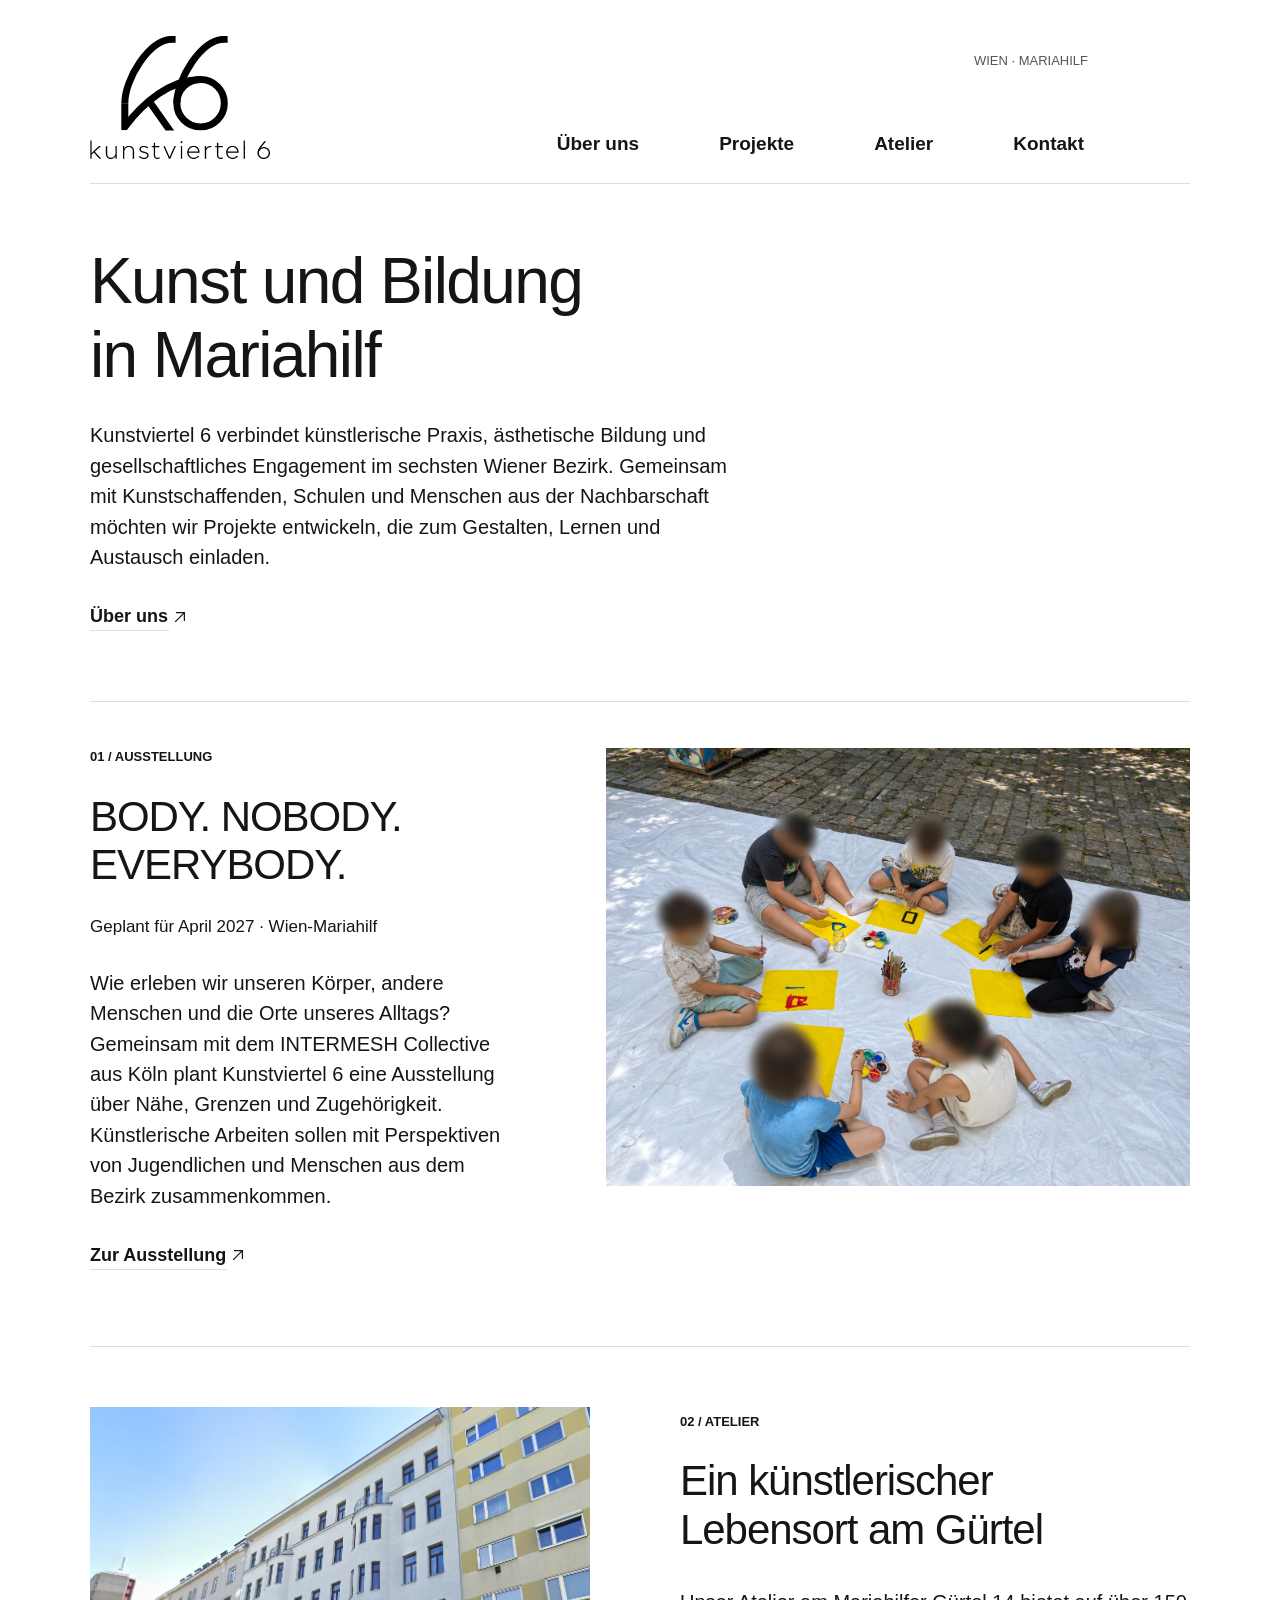
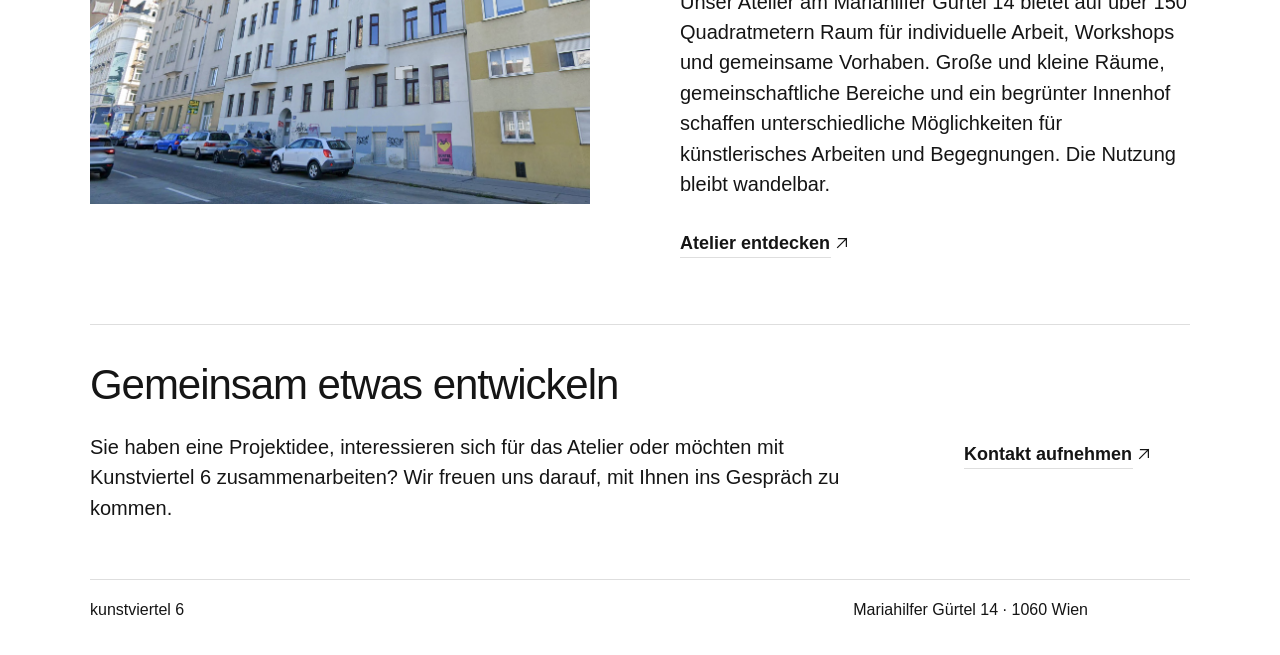
<file: index.html>
<!doctype html>
<html lang="de">
<head>
  <meta charset="utf-8">
  <meta name="viewport" content="width=device-width, initial-scale=1">
  <meta name="description" content="Kunstviertel 6 verbindet künstlerische Praxis, ästhetische Bildung und gesellschaftliches Engagement im sechsten Wiener Bezirk. Gemeinsam mit Kunstschaffenden, Schulen und Menschen aus der Nachbarschaft möchten wir Projekte entwickeln, die zum Gestalten, Lernen und Austausch einladen.">
  <title>Kunst und Bildung in Mariahilf · Kunstviertel 6</title>
  <link rel="icon" href="assets/graphics/logo.svg" type="image/svg+xml">
  <link rel="stylesheet" href="assets/css/style.css">
  <script src="assets/js/menu.js" defer></script>
</head>
<body>
  <a class="skip-link" href="#inhalt">Zum Inhalt</a>
  <div class="site-shell">
    <header class="site-header">
      <a class="brand" href="index.html" aria-label="Kunstviertel 6 – Startseite"><span class="brand-crop"><img src="assets/graphics/logo.svg" alt="kunstviertel 6" width="1536" height="1024"></span></a>
      <p class="location">Wien · Mariahilf</p>
      <button class="menu-toggle" type="button" aria-expanded="false" aria-controls="hauptnavigation"><span>Menü</span><span class="menu-icon" aria-hidden="true"><i></i><i></i><i></i></span></button>
      <nav class="main-nav" id="hauptnavigation" aria-label="Hauptnavigation"><a href="ueber-uns.html">Über uns</a><a href="projekte.html">Projekte</a><a href="atelier.html">Atelier</a><a href="kontakt.html">Kontakt</a></nav>
    </header>
    <main id="inhalt" tabindex="-1">
<section class="home-intro" aria-labelledby="starttitel">
  <div class="intro-copy"><h1 id="starttitel">Kunst und Bildung<br>in Mariahilf</h1><p>Kunstviertel 6 verbindet künstlerische Praxis, ästhetische Bildung und gesellschaftliches Engagement im sechsten Wiener Bezirk. Gemeinsam mit Kunstschaffenden, Schulen und Menschen aus der Nachbarschaft möchten wir Projekte entwickeln, die zum Gestalten, Lernen und Austausch einladen.</p><a class="text-link" href="ueber-uns.html">Über uns<span aria-hidden="true"> <svg class="link-arrow" xmlns="http://www.w3.org/2000/svg" width="14" height="14" viewBox="0 0 16 16" fill="none" stroke="currentColor" stroke-width="1.4" stroke-linecap="square" stroke-linejoin="miter" aria-hidden="true" focusable="false"><path d="M3 13 13 3M4 3h9v9"/></svg></span></a></div><picture class="wave" aria-hidden="true"><source media="(max-width: 700px)" srcset="assets/graphics/halbtonwelle-flach.svg"><img src="assets/graphics/halbtonwelle.svg" alt="" width="500" height="300"></picture>
</section>
<section class="home-feature exhibition" aria-labelledby="ausstellung-titel">
  <div class="feature-heading"><p class="eyebrow">01 / Ausstellung</p><h2 id="ausstellung-titel">BODY. NOBODY.<br>EVERYBODY.</h2><p class="meta">Geplant für April 2027 · Wien-Mariahilf</p></div>
  <img class="feature-image" src="assets/images/body-nobody-everybody.png" alt="Sieben Kinder gestalten gemeinsam auf einer weißen Unterlage im Freien. Ihre Gesichter sind unkenntlich gemacht." width="1448" height="1086" loading="eager" decoding="async">
  <div class="feature-copy"><p>Wie erleben wir unseren Körper, andere Menschen und die Orte unseres Alltags? Gemeinsam mit dem INTERMESH Collective aus Köln plant Kunstviertel 6 eine Ausstellung über Nähe, Grenzen und Zugehörigkeit. Künstlerische Arbeiten sollen mit Perspektiven von Jugendlichen und Menschen aus dem Bezirk zusammenkommen.</p><a class="text-link" href="projekte.html#body-nobody-everybody">Zur Ausstellung<span aria-hidden="true"> <svg class="link-arrow" xmlns="http://www.w3.org/2000/svg" width="14" height="14" viewBox="0 0 16 16" fill="none" stroke="currentColor" stroke-width="1.4" stroke-linecap="square" stroke-linejoin="miter" aria-hidden="true" focusable="false"><path d="M3 13 13 3M4 3h9v9"/></svg></span></a></div>
</section>
<section class="home-feature studio" aria-labelledby="atelier-titel">
  <div class="feature-heading"><p class="eyebrow">02 / Atelier</p><h2 id="atelier-titel">Ein künstlerischer<br>Lebensort am Gürtel</h2></div>
  <img class="feature-image" src="assets/images/atelier.png" alt="Straßenansicht des Gebäudes am Mariahilfer Gürtel 14 in Wien." width="1007" height="799" loading="lazy" decoding="async">
  <div class="feature-copy"><p>Unser Atelier am Mariahilfer Gürtel 14 bietet auf über 150 Quadratmetern Raum für individuelle Arbeit, Workshops und gemeinsame Vorhaben. Große und kleine Räume, gemeinschaftliche Bereiche und ein begrünter Innenhof schaffen unterschiedliche Möglichkeiten für künstlerisches Arbeiten und Begegnungen. Die Nutzung bleibt wandelbar.</p><a class="text-link" href="atelier.html">Atelier entdecken<span aria-hidden="true"> <svg class="link-arrow" xmlns="http://www.w3.org/2000/svg" width="14" height="14" viewBox="0 0 16 16" fill="none" stroke="currentColor" stroke-width="1.4" stroke-linecap="square" stroke-linejoin="miter" aria-hidden="true" focusable="false"><path d="M3 13 13 3M4 3h9v9"/></svg></span></a></div>
</section>
<section class="home-contact" aria-labelledby="kontakt-titel"><div><h2 id="kontakt-titel">Gemeinsam etwas entwickeln</h2><p>Sie haben eine Projektidee, interessieren sich für das Atelier oder möchten mit Kunstviertel 6 zusammenarbeiten? Wir freuen uns darauf, mit Ihnen ins Gespräch zu kommen.</p></div><a class="text-link" href="kontakt.html">Kontakt aufnehmen<span aria-hidden="true"> <svg class="link-arrow" xmlns="http://www.w3.org/2000/svg" width="14" height="14" viewBox="0 0 16 16" fill="none" stroke="currentColor" stroke-width="1.4" stroke-linecap="square" stroke-linejoin="miter" aria-hidden="true" focusable="false"><path d="M3 13 13 3M4 3h9v9"/></svg></span></a></section>
</main>
    <footer class="site-footer"><a href="index.html">kunstviertel 6</a><span>Mariahilfer Gürtel 14 · 1060 Wien</span></footer>
  </div>
</body>
</html>
</file>
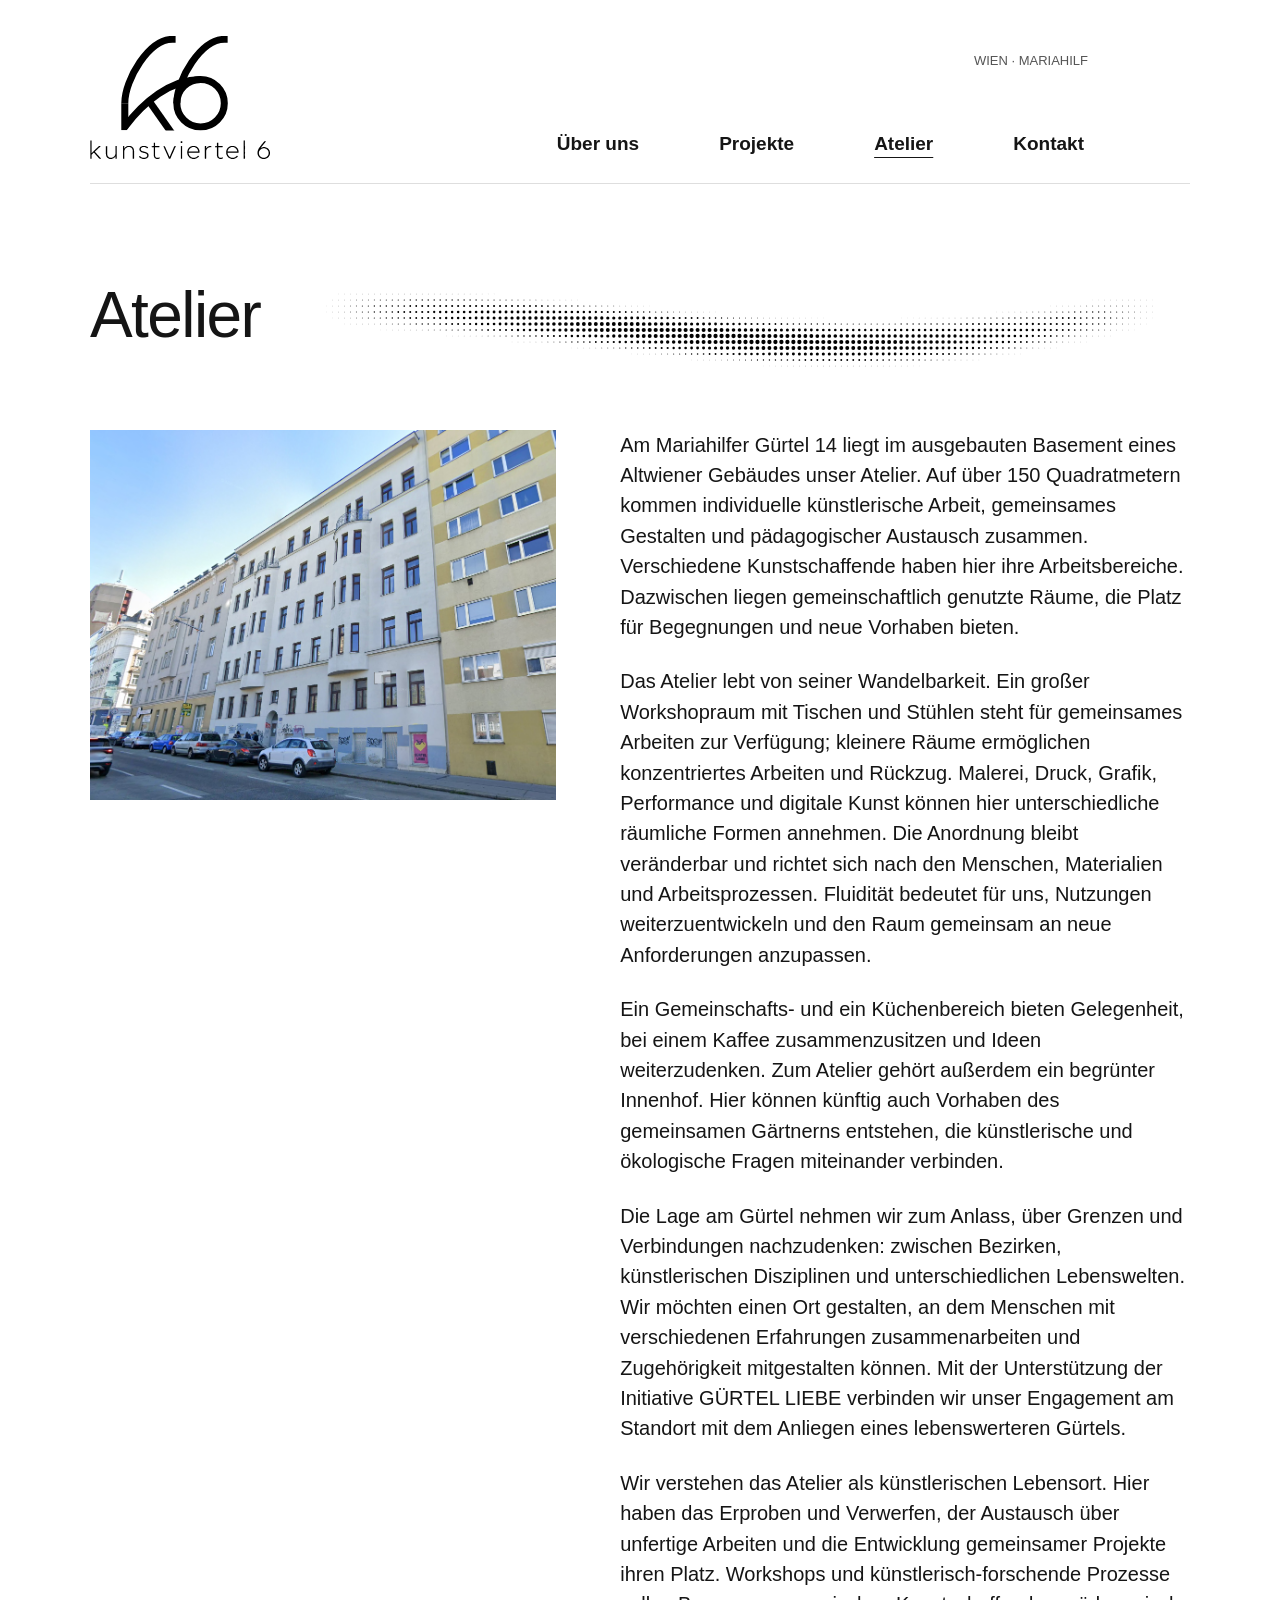
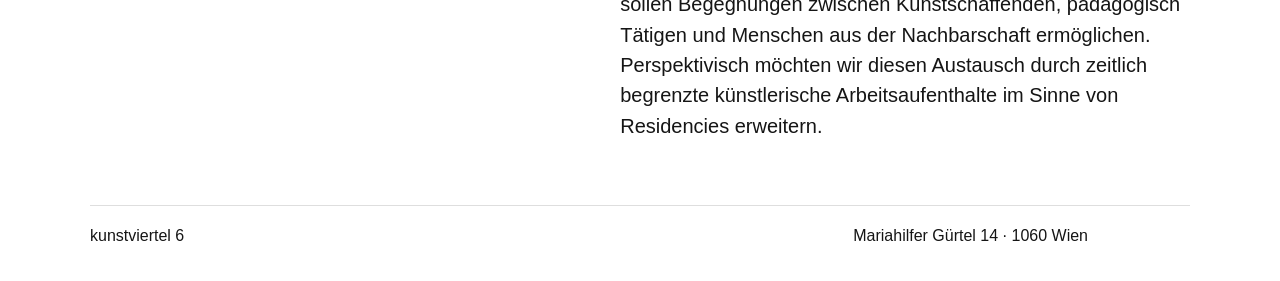
<file: atelier.html>
<!doctype html>
<html lang="de">
<head>
  <meta charset="utf-8">
  <meta name="viewport" content="width=device-width, initial-scale=1">
  <meta name="description" content="Am Mariahilfer Gürtel 14 liegt im ausgebauten Basement eines Altwiener Gebäudes unser Atelier. Auf über 150 Quadratmetern kommen individuelle künstlerische Arbeit, gemeinsames Gestalten und pädagogischer Austausch zusammen. Verschiedene Kunstschaffende haben hier ihre Arbeitsbereiche. Dazwischen liegen gemeinschaftlich genutzte Räume, die Platz für Begegnungen und neue Vorhaben bieten.">
  <title>Atelier · Kunstviertel 6</title>
  <link rel="icon" href="assets/graphics/logo.svg" type="image/svg+xml">
  <link rel="stylesheet" href="assets/css/style.css">
  <script src="assets/js/menu.js" defer></script>
</head>
<body>
  <a class="skip-link" href="#inhalt">Zum Inhalt</a>
  <div class="site-shell">
    <header class="site-header">
      <a class="brand" href="index.html" aria-label="Kunstviertel 6 – Startseite"><span class="brand-crop"><img src="assets/graphics/logo.svg" alt="kunstviertel 6" width="1536" height="1024"></span></a>
      <p class="location">Wien · Mariahilf</p>
      <button class="menu-toggle" type="button" aria-expanded="false" aria-controls="hauptnavigation"><span>Menü</span><span class="menu-icon" aria-hidden="true"><i></i><i></i><i></i></span></button>
      <nav class="main-nav" id="hauptnavigation" aria-label="Hauptnavigation"><a href="ueber-uns.html">Über uns</a><a href="projekte.html">Projekte</a><a href="atelier.html" aria-current="page">Atelier</a><a href="kontakt.html">Kontakt</a></nav>
    </header>
    <main id="inhalt" tabindex="-1"><section class="page-heading"><h1>Atelier</h1><picture class="wave wave-heading" aria-hidden="true"><source media="(max-width: 700px)" srcset="assets/graphics/halbton-atelier-mobil.svg"><img src="assets/graphics/halbton-atelier.svg" alt="" width="1200" height="200"></picture></section><div class="atelier-content"><img class="atelier-image" src="assets/images/atelier.png" alt="Gebäude am Mariahilfer Gürtel 14 in Wien." width="1007" height="799" loading="eager" decoding="async"><div class="prose"><p>Am Mariahilfer Gürtel 14 liegt im ausgebauten Basement eines Altwiener Gebäudes unser Atelier. Auf über 150 Quadratmetern kommen individuelle künstlerische Arbeit, gemeinsames Gestalten und pädagogischer Austausch zusammen. Verschiedene Kunstschaffende haben hier ihre Arbeitsbereiche. Dazwischen liegen gemeinschaftlich genutzte Räume, die Platz für Begegnungen und neue Vorhaben bieten.</p>
<p>Das Atelier lebt von seiner Wandelbarkeit. Ein großer Workshopraum mit Tischen und Stühlen steht für gemeinsames Arbeiten zur Verfügung; kleinere Räume ermöglichen konzentriertes Arbeiten und Rückzug. Malerei, Druck, Grafik, Performance und digitale Kunst können hier unterschiedliche räumliche Formen annehmen. Die Anordnung bleibt veränderbar und richtet sich nach den Menschen, Materialien und Arbeitsprozessen. Fluidität bedeutet für uns, Nutzungen weiterzuentwickeln und den Raum gemeinsam an neue Anforderungen anzupassen.</p>
<p>Ein Gemeinschafts- und ein Küchenbereich bieten Gelegenheit, bei einem Kaffee zusammenzusitzen und Ideen weiterzudenken. Zum Atelier gehört außerdem ein begrünter Innenhof. Hier können künftig auch Vorhaben des gemeinsamen Gärtnerns entstehen, die künstlerische und ökologische Fragen miteinander verbinden.</p>
<p>Die Lage am Gürtel nehmen wir zum Anlass, über Grenzen und Verbindungen nachzudenken: zwischen Bezirken, künstlerischen Disziplinen und unterschiedlichen Lebenswelten. Wir möchten einen Ort gestalten, an dem Menschen mit verschiedenen Erfahrungen zusammenarbeiten und Zugehörigkeit mitgestalten können. Mit der Unterstützung der Initiative GÜRTEL LIEBE verbinden wir unser Engagement am Standort mit dem Anliegen eines lebenswerteren Gürtels.</p>
<p>Wir verstehen das Atelier als künstlerischen Lebensort. Hier haben das Erproben und Verwerfen, der Austausch über unfertige Arbeiten und die Entwicklung gemeinsamer Projekte ihren Platz. Workshops und künstlerisch-forschende Prozesse sollen Begegnungen zwischen Kunstschaffenden, pädagogisch Tätigen und Menschen aus der Nachbarschaft ermöglichen. Perspektivisch möchten wir diesen Austausch durch zeitlich begrenzte künstlerische Arbeitsaufenthalte im Sinne von Residencies erweitern.</p></div></div></main>
    <footer class="site-footer"><a href="index.html">kunstviertel 6</a><span>Mariahilfer Gürtel 14 · 1060 Wien</span></footer>
  </div>
</body>
</html>
</file>
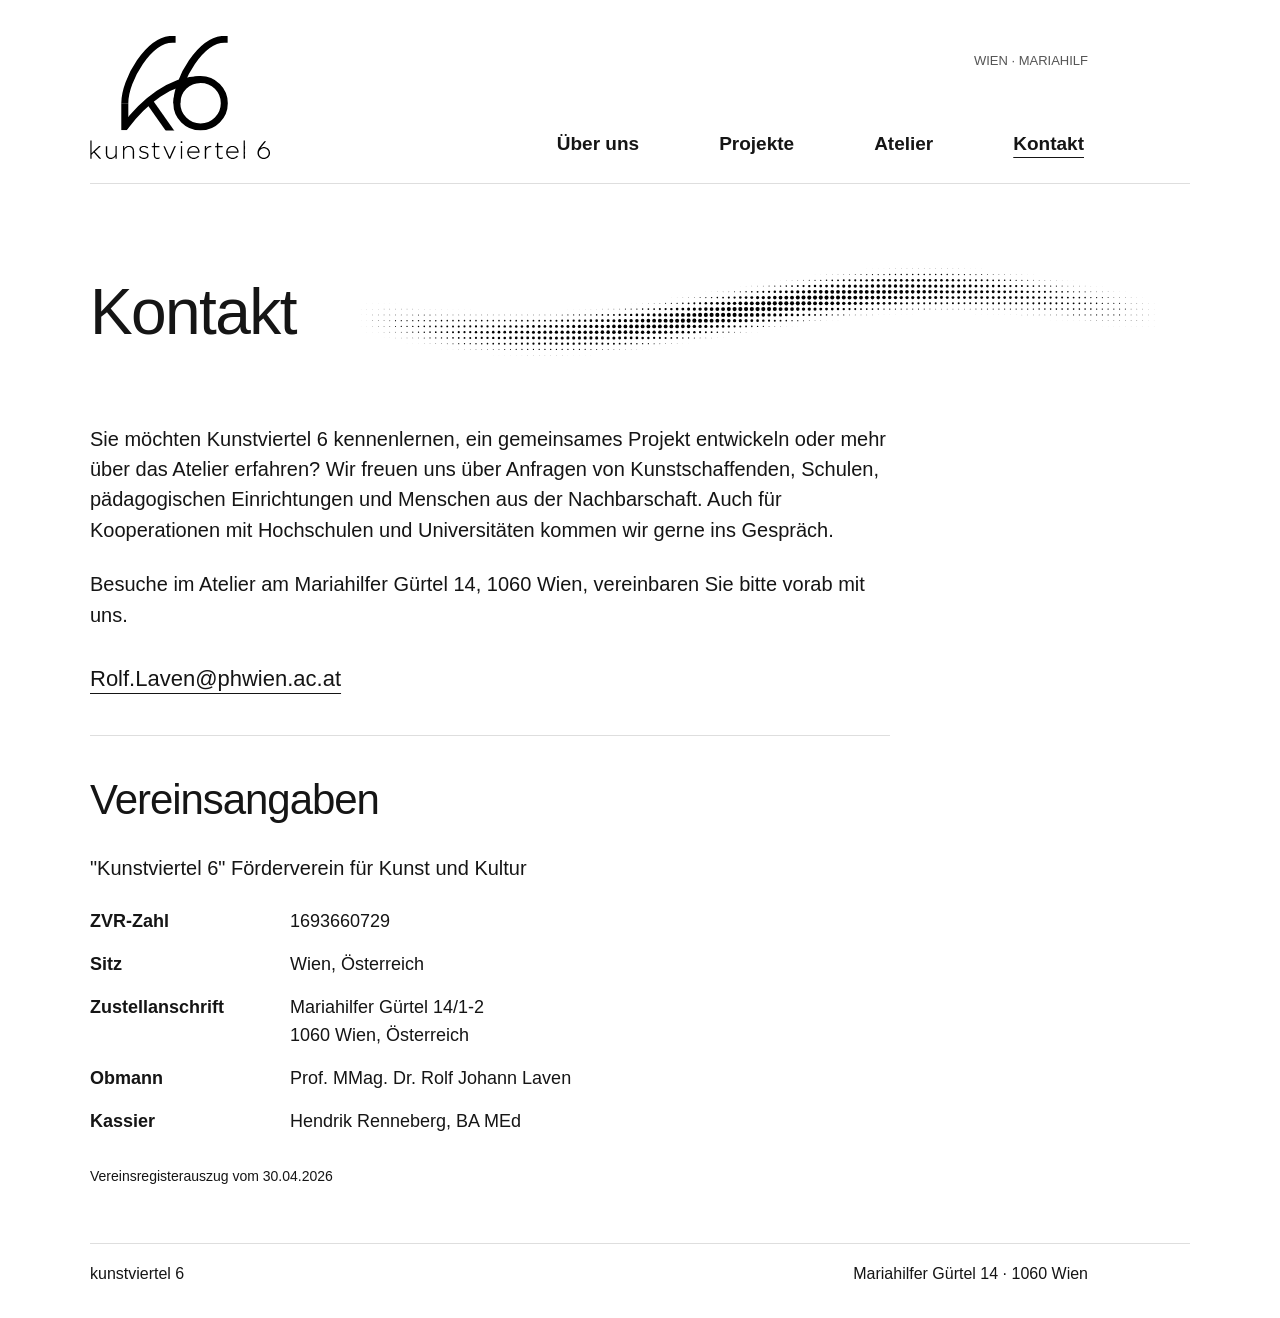
<file: kontakt.html>
<!doctype html>
<html lang="de">
<head>
  <meta charset="utf-8">
  <meta name="viewport" content="width=device-width, initial-scale=1">
  <meta name="description" content="Sie möchten Kunstviertel 6 kennenlernen, ein gemeinsames Projekt entwickeln oder mehr über das Atelier erfahren? Wir freuen uns über Anfragen von Kunstschaffenden, Schulen, pädagogischen Einrichtungen und Menschen aus der Nachbarschaft. Auch für Kooperationen mit Hochschulen und Universitäten kommen wir gerne ins Gespräch.">
  <title>Kontakt · Kunstviertel 6</title>
  <link rel="icon" href="assets/graphics/logo.svg" type="image/svg+xml">
  <link rel="stylesheet" href="assets/css/style.css">
  <script src="assets/js/menu.js" defer></script>
</head>
<body>
  <a class="skip-link" href="#inhalt">Zum Inhalt</a>
  <div class="site-shell">
    <header class="site-header">
      <a class="brand" href="index.html" aria-label="Kunstviertel 6 – Startseite"><span class="brand-crop"><img src="assets/graphics/logo.svg" alt="kunstviertel 6" width="1536" height="1024"></span></a>
      <p class="location">Wien · Mariahilf</p>
      <button class="menu-toggle" type="button" aria-expanded="false" aria-controls="hauptnavigation"><span>Menü</span><span class="menu-icon" aria-hidden="true"><i></i><i></i><i></i></span></button>
      <nav class="main-nav" id="hauptnavigation" aria-label="Hauptnavigation"><a href="ueber-uns.html">Über uns</a><a href="projekte.html">Projekte</a><a href="atelier.html">Atelier</a><a href="kontakt.html" aria-current="page">Kontakt</a></nav>
    </header>
    <main id="inhalt" tabindex="-1"><section class="page-heading"><h1>Kontakt</h1><picture class="wave wave-heading" aria-hidden="true"><source media="(max-width: 700px)" srcset="assets/graphics/halbton-kontakt-mobil.svg"><img src="assets/graphics/halbton-kontakt.svg" alt="" width="1200" height="200"></picture></section><div class="prose contact-prose"><p>Sie möchten Kunstviertel 6 kennenlernen, ein gemeinsames Projekt entwickeln oder mehr über das Atelier erfahren? Wir freuen uns über Anfragen von Kunstschaffenden, Schulen, pädagogischen Einrichtungen und Menschen aus der Nachbarschaft. Auch für Kooperationen mit Hochschulen und Universitäten kommen wir gerne ins Gespräch.</p>
<p>Besuche im Atelier am Mariahilfer Gürtel 14, 1060 Wien, vereinbaren Sie bitte vorab mit uns.</p>
<p class="contact-email"><a href="mailto:Rolf.Laven@phwien.ac.at">Rolf.Laven@phwien.ac.at</a></p></div>
<section class="association-details" aria-labelledby="vereinsangaben"><h2 id="vereinsangaben">Vereinsangaben</h2>
<p class="association-name">&quot;Kunstviertel 6&quot; Förderverein für Kunst und Kultur</p>
<dl class="association-data">
<div><dt>ZVR-Zahl</dt><dd>1693660729</dd></div>
<div><dt>Sitz</dt><dd>Wien, Österreich</dd></div>
<div><dt>Zustellanschrift</dt><dd>Mariahilfer Gürtel 14/1-2<br>1060 Wien, Österreich</dd></div>
<div><dt>Obmann</dt><dd>Prof. MMag. Dr. Rolf Johann Laven</dd></div>
<div><dt>Kassier</dt><dd>Hendrik Renneberg, BA MEd</dd></div>
</dl><p class="register-date">Vereinsregisterauszug vom 30.04.2026</p></section></main>
    <footer class="site-footer"><a href="index.html">kunstviertel 6</a><span>Mariahilfer Gürtel 14 · 1060 Wien</span></footer>
  </div>
</body>
</html>
</file>
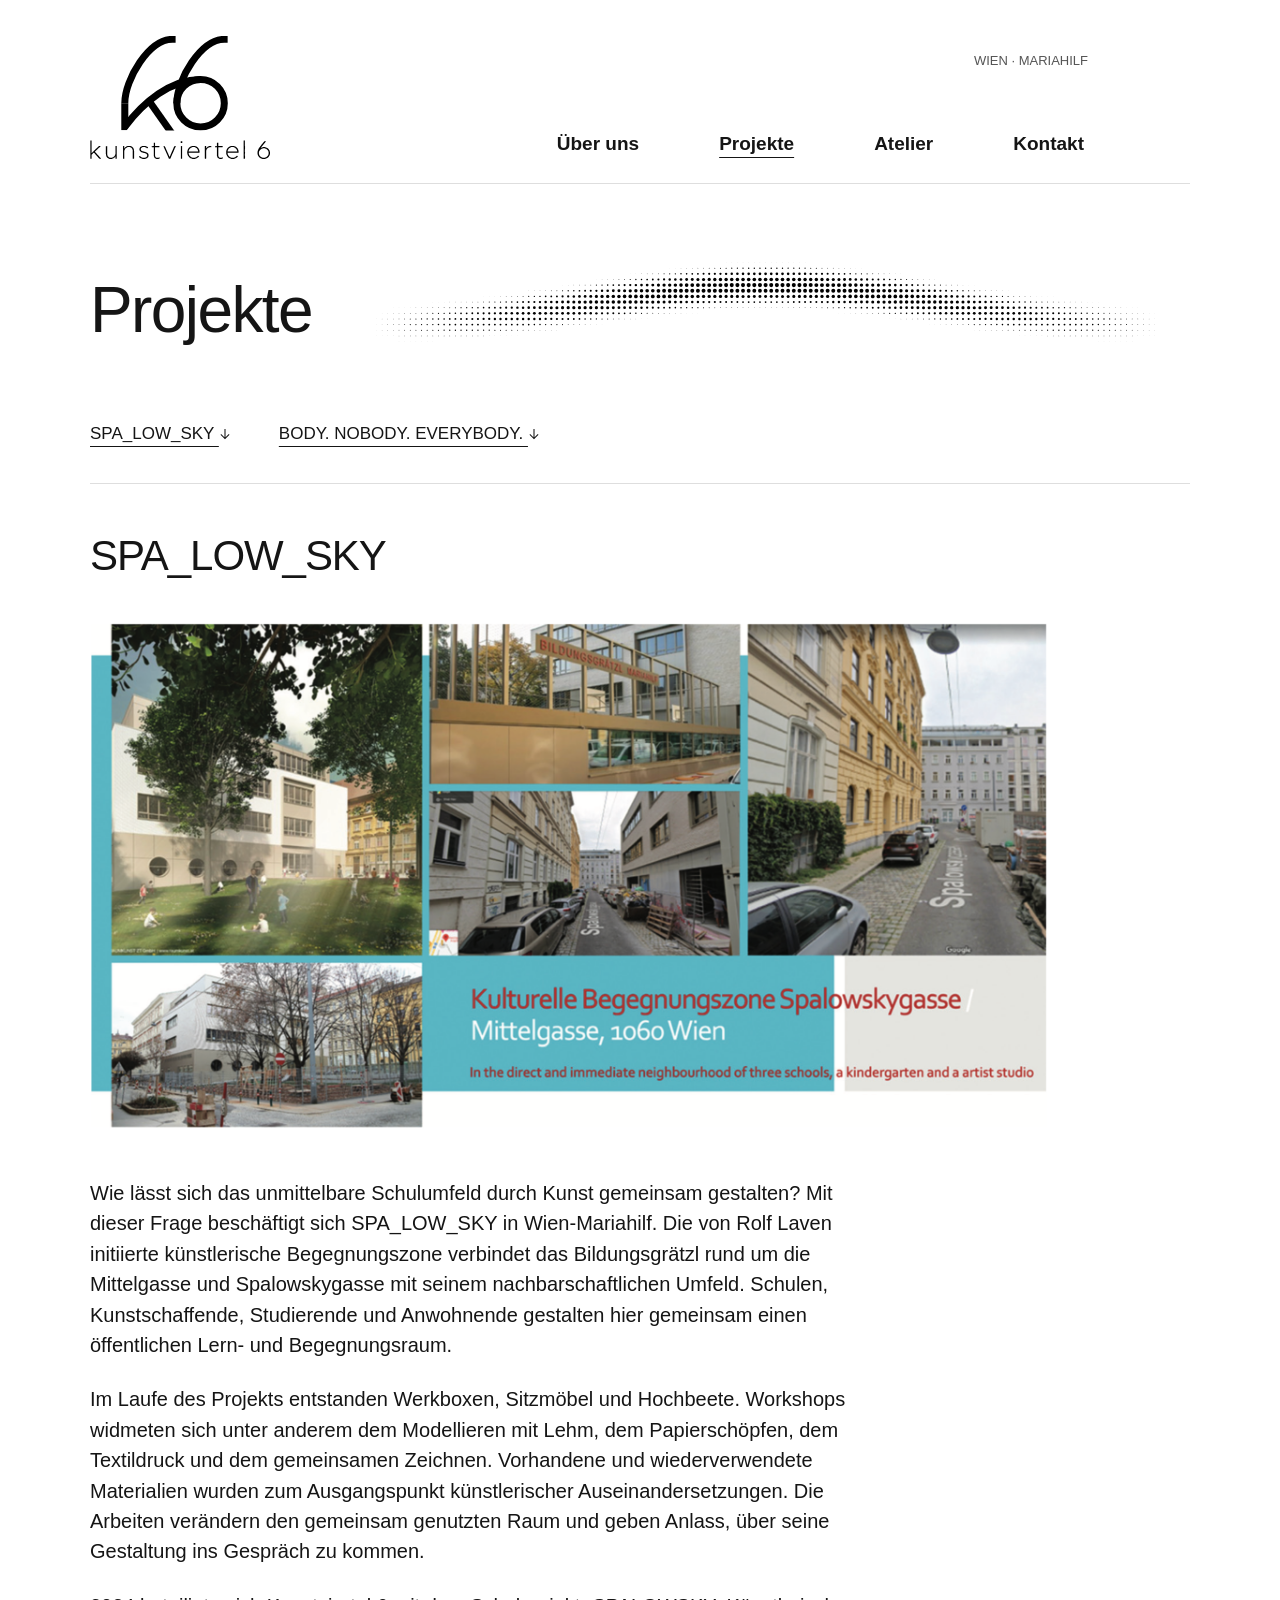
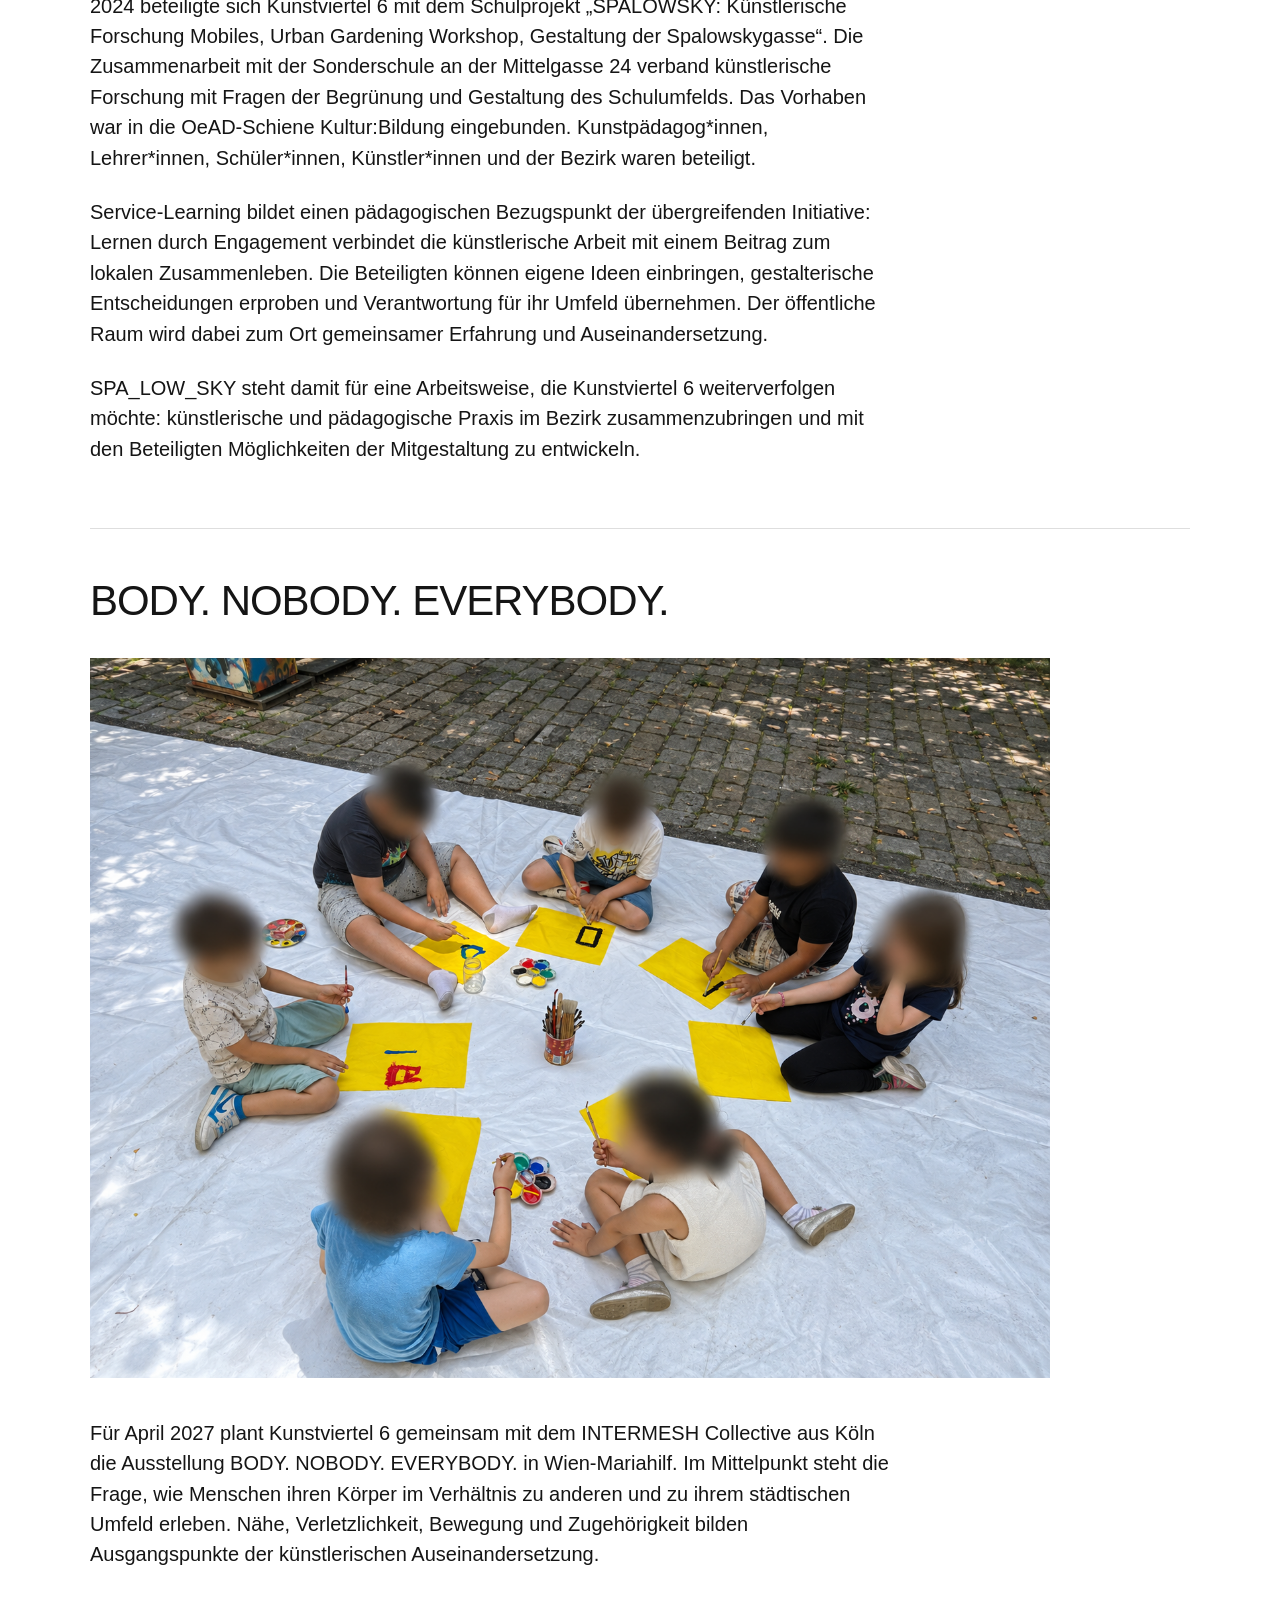
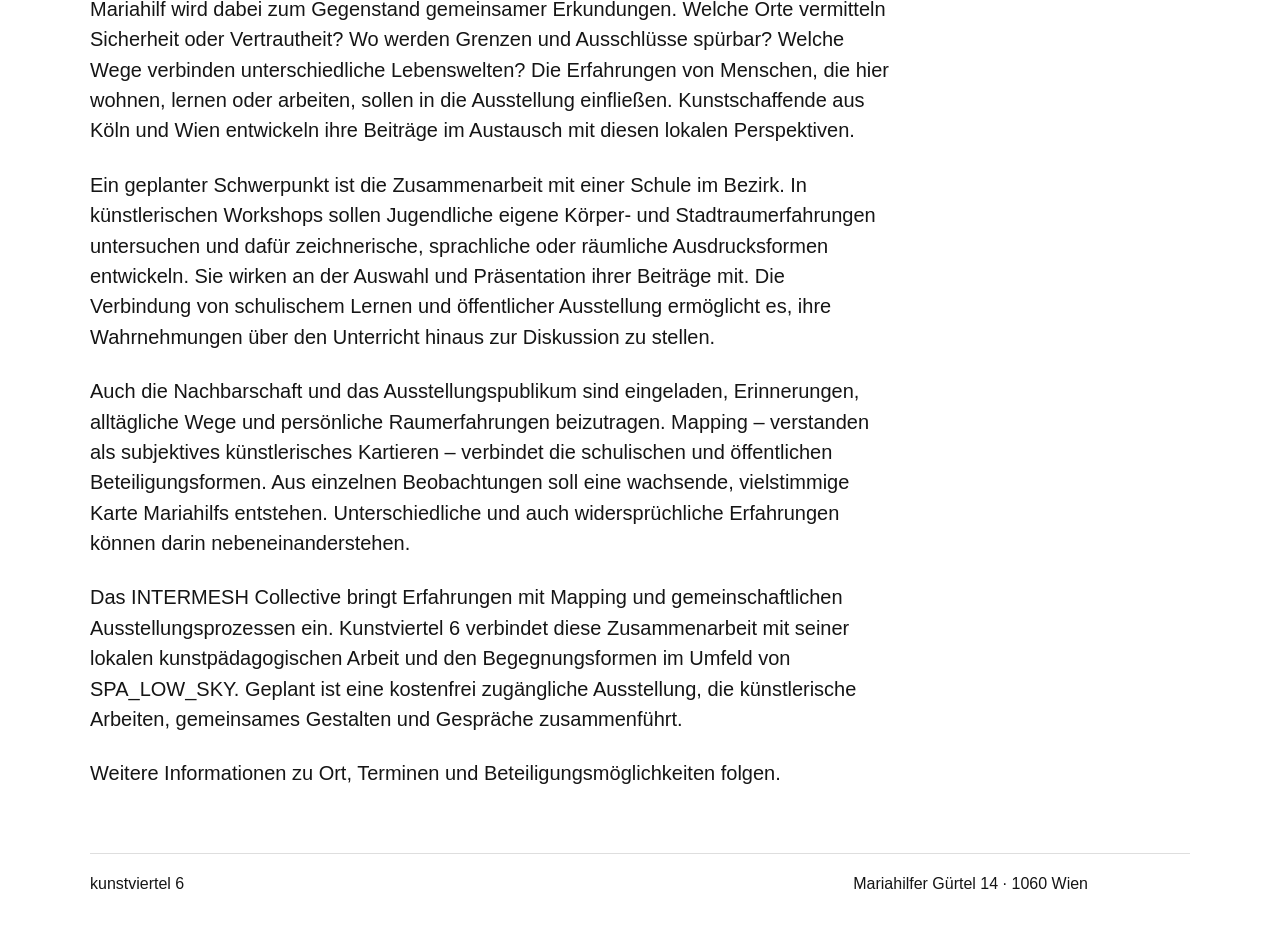
<file: projekte.html>
<!doctype html>
<html lang="de">
<head>
  <meta charset="utf-8">
  <meta name="viewport" content="width=device-width, initial-scale=1">
  <meta name="description" content="Wie lässt sich das unmittelbare Schulumfeld durch Kunst gemeinsam gestalten? Mit dieser Frage beschäftigt sich SPA_LOW_SKY in Wien-Mariahilf. Die von Rolf Laven initiierte künstlerische Begegnungszone verbindet das Bildungsgrätzl rund um die Mittelgasse und Spalowskygasse mit seinem nachbarschaftlichen Umfeld. Schulen, Kunstschaffende, Studierende und Anwohnende gestalten hier gemeinsam einen öffentlichen Lern- und Begegnungsraum.">
  <title>Projekte · Kunstviertel 6</title>
  <link rel="icon" href="assets/graphics/logo.svg" type="image/svg+xml">
  <link rel="stylesheet" href="assets/css/style.css">
  <script src="assets/js/menu.js" defer></script>
</head>
<body>
  <a class="skip-link" href="#inhalt">Zum Inhalt</a>
  <div class="site-shell">
    <header class="site-header">
      <a class="brand" href="index.html" aria-label="Kunstviertel 6 – Startseite"><span class="brand-crop"><img src="assets/graphics/logo.svg" alt="kunstviertel 6" width="1536" height="1024"></span></a>
      <p class="location">Wien · Mariahilf</p>
      <button class="menu-toggle" type="button" aria-expanded="false" aria-controls="hauptnavigation"><span>Menü</span><span class="menu-icon" aria-hidden="true"><i></i><i></i><i></i></span></button>
      <nav class="main-nav" id="hauptnavigation" aria-label="Hauptnavigation"><a href="ueber-uns.html">Über uns</a><a href="projekte.html" aria-current="page">Projekte</a><a href="atelier.html">Atelier</a><a href="kontakt.html">Kontakt</a></nav>
    </header>
    <main id="inhalt" tabindex="-1"><section class="page-heading"><h1>Projekte</h1><picture class="wave wave-heading" aria-hidden="true"><source media="(max-width: 700px)" srcset="assets/graphics/halbton-projekte-mobil.svg"><img src="assets/graphics/halbton-projekte.svg" alt="" width="1200" height="200"></picture></section><nav class="project-nav" aria-label="Projekte auf dieser Seite"><a href="#spa-low-sky">SPA_LOW_SKY <span aria-hidden="true"><svg class="link-arrow" xmlns="http://www.w3.org/2000/svg" width="12" height="12" viewBox="0 0 16 16" fill="none" stroke="currentColor" stroke-width="1.4" stroke-linecap="square" stroke-linejoin="miter" aria-hidden="true" focusable="false"><path d="M8 2v12M3 9l5 5 5-5"/></svg></span></a><a href="#body-nobody-everybody">BODY. NOBODY. EVERYBODY. <span aria-hidden="true"><svg class="link-arrow" xmlns="http://www.w3.org/2000/svg" width="12" height="12" viewBox="0 0 16 16" fill="none" stroke="currentColor" stroke-width="1.4" stroke-linecap="square" stroke-linejoin="miter" aria-hidden="true" focusable="false"><path d="M8 2v12M3 9l5 5 5-5"/></svg></span></a></nav><section class="project" id="spa-low-sky" aria-labelledby="spa-low-sky-titel"><h2 id="spa-low-sky-titel">SPA_LOW_SKY</h2><img class="project-image" src="assets/images/spa-low-sky.png" alt="Bildcollage zur kulturellen Begegnungszone Spalowskygasse und Mittelgasse in Wien-Mariahilf." width="2048" height="1121" loading="lazy" decoding="async"><div class="prose"><p>Wie lässt sich das unmittelbare Schulumfeld durch Kunst gemeinsam gestalten? Mit dieser Frage beschäftigt sich SPA_LOW_SKY in Wien-Mariahilf. Die von Rolf Laven initiierte künstlerische Begegnungszone verbindet das Bildungsgrätzl rund um die Mittelgasse und Spalowskygasse mit seinem nachbarschaftlichen Umfeld. Schulen, Kunstschaffende, Studierende und Anwohnende gestalten hier gemeinsam einen öffentlichen Lern- und Begegnungsraum.</p>
<p>Im Laufe des Projekts entstanden Werkboxen, Sitzmöbel und Hochbeete. Workshops widmeten sich unter anderem dem Modellieren mit Lehm, dem Papierschöpfen, dem Textildruck und dem gemeinsamen Zeichnen. Vorhandene und wiederverwendete Materialien wurden zum Ausgangspunkt künstlerischer Auseinandersetzungen. Die Arbeiten verändern den gemeinsam genutzten Raum und geben Anlass, über seine Gestaltung ins Gespräch zu kommen.</p>
<p>2024 beteiligte sich Kunstviertel 6 mit dem Schulprojekt „SPALOWSKY: Künstlerische Forschung Mobiles, Urban Gardening Workshop, Gestaltung der Spalowskygasse“. Die Zusammenarbeit mit der Sonderschule an der Mittelgasse 24 verband künstlerische Forschung mit Fragen der Begrünung und Gestaltung des Schulumfelds. Das Vorhaben war in die OeAD-Schiene Kultur:Bildung eingebunden. Kunstpädagog*innen, Lehrer*innen, Schüler*innen, Künstler*innen und der Bezirk waren beteiligt.</p>
<p>Service-Learning bildet einen pädagogischen Bezugspunkt der übergreifenden Initiative: Lernen durch Engagement verbindet die künstlerische Arbeit mit einem Beitrag zum lokalen Zusammenleben. Die Beteiligten können eigene Ideen einbringen, gestalterische Entscheidungen erproben und Verantwortung für ihr Umfeld übernehmen. Der öffentliche Raum wird dabei zum Ort gemeinsamer Erfahrung und Auseinandersetzung.</p>
<p>SPA_LOW_SKY steht damit für eine Arbeitsweise, die Kunstviertel 6 weiterverfolgen möchte: künstlerische und pädagogische Praxis im Bezirk zusammenzubringen und mit den Beteiligten Möglichkeiten der Mitgestaltung zu entwickeln.</p></div></section><section class="project" id="body-nobody-everybody" aria-labelledby="body-nobody-everybody-titel"><h2 id="body-nobody-everybody-titel">BODY. NOBODY. EVERYBODY.</h2><img class="project-image" src="assets/images/body-nobody-everybody.png" alt="Kinder beim gemeinsamen Malen im Freien; die Gesichter sind unkenntlich gemacht." width="1448" height="1086" loading="lazy" decoding="async"><div class="prose"><p>Für April 2027 plant Kunstviertel 6 gemeinsam mit dem INTERMESH Collective aus Köln die Ausstellung BODY. NOBODY. EVERYBODY. in Wien-Mariahilf. Im Mittelpunkt steht die Frage, wie Menschen ihren Körper im Verhältnis zu anderen und zu ihrem städtischen Umfeld erleben. Nähe, Verletzlichkeit, Bewegung und Zugehörigkeit bilden Ausgangspunkte der künstlerischen Auseinandersetzung.</p>
<p>Mariahilf wird dabei zum Gegenstand gemeinsamer Erkundungen. Welche Orte vermitteln Sicherheit oder Vertrautheit? Wo werden Grenzen und Ausschlüsse spürbar? Welche Wege verbinden unterschiedliche Lebenswelten? Die Erfahrungen von Menschen, die hier wohnen, lernen oder arbeiten, sollen in die Ausstellung einfließen. Kunstschaffende aus Köln und Wien entwickeln ihre Beiträge im Austausch mit diesen lokalen Perspektiven.</p>
<p>Ein geplanter Schwerpunkt ist die Zusammenarbeit mit einer Schule im Bezirk. In künstlerischen Workshops sollen Jugendliche eigene Körper- und Stadtraumerfahrungen untersuchen und dafür zeichnerische, sprachliche oder räumliche Ausdrucksformen entwickeln. Sie wirken an der Auswahl und Präsentation ihrer Beiträge mit. Die Verbindung von schulischem Lernen und öffentlicher Ausstellung ermöglicht es, ihre Wahrnehmungen über den Unterricht hinaus zur Diskussion zu stellen.</p>
<p>Auch die Nachbarschaft und das Ausstellungspublikum sind eingeladen, Erinnerungen, alltägliche Wege und persönliche Raumerfahrungen beizutragen. Mapping – verstanden als subjektives künstlerisches Kartieren – verbindet die schulischen und öffentlichen Beteiligungsformen. Aus einzelnen Beobachtungen soll eine wachsende, vielstimmige Karte Mariahilfs entstehen. Unterschiedliche und auch widersprüchliche Erfahrungen können darin nebeneinanderstehen.</p>
<p>Das INTERMESH Collective bringt Erfahrungen mit Mapping und gemeinschaftlichen Ausstellungsprozessen ein. Kunstviertel 6 verbindet diese Zusammenarbeit mit seiner lokalen kunstpädagogischen Arbeit und den Begegnungsformen im Umfeld von SPA_LOW_SKY. Geplant ist eine kostenfrei zugängliche Ausstellung, die künstlerische Arbeiten, gemeinsames Gestalten und Gespräche zusammenführt.</p>
<p>Weitere Informationen zu Ort, Terminen und Beteiligungsmöglichkeiten folgen.</p></div></section></main>
    <footer class="site-footer"><a href="index.html">kunstviertel 6</a><span>Mariahilfer Gürtel 14 · 1060 Wien</span></footer>
  </div>
</body>
</html>
</file>
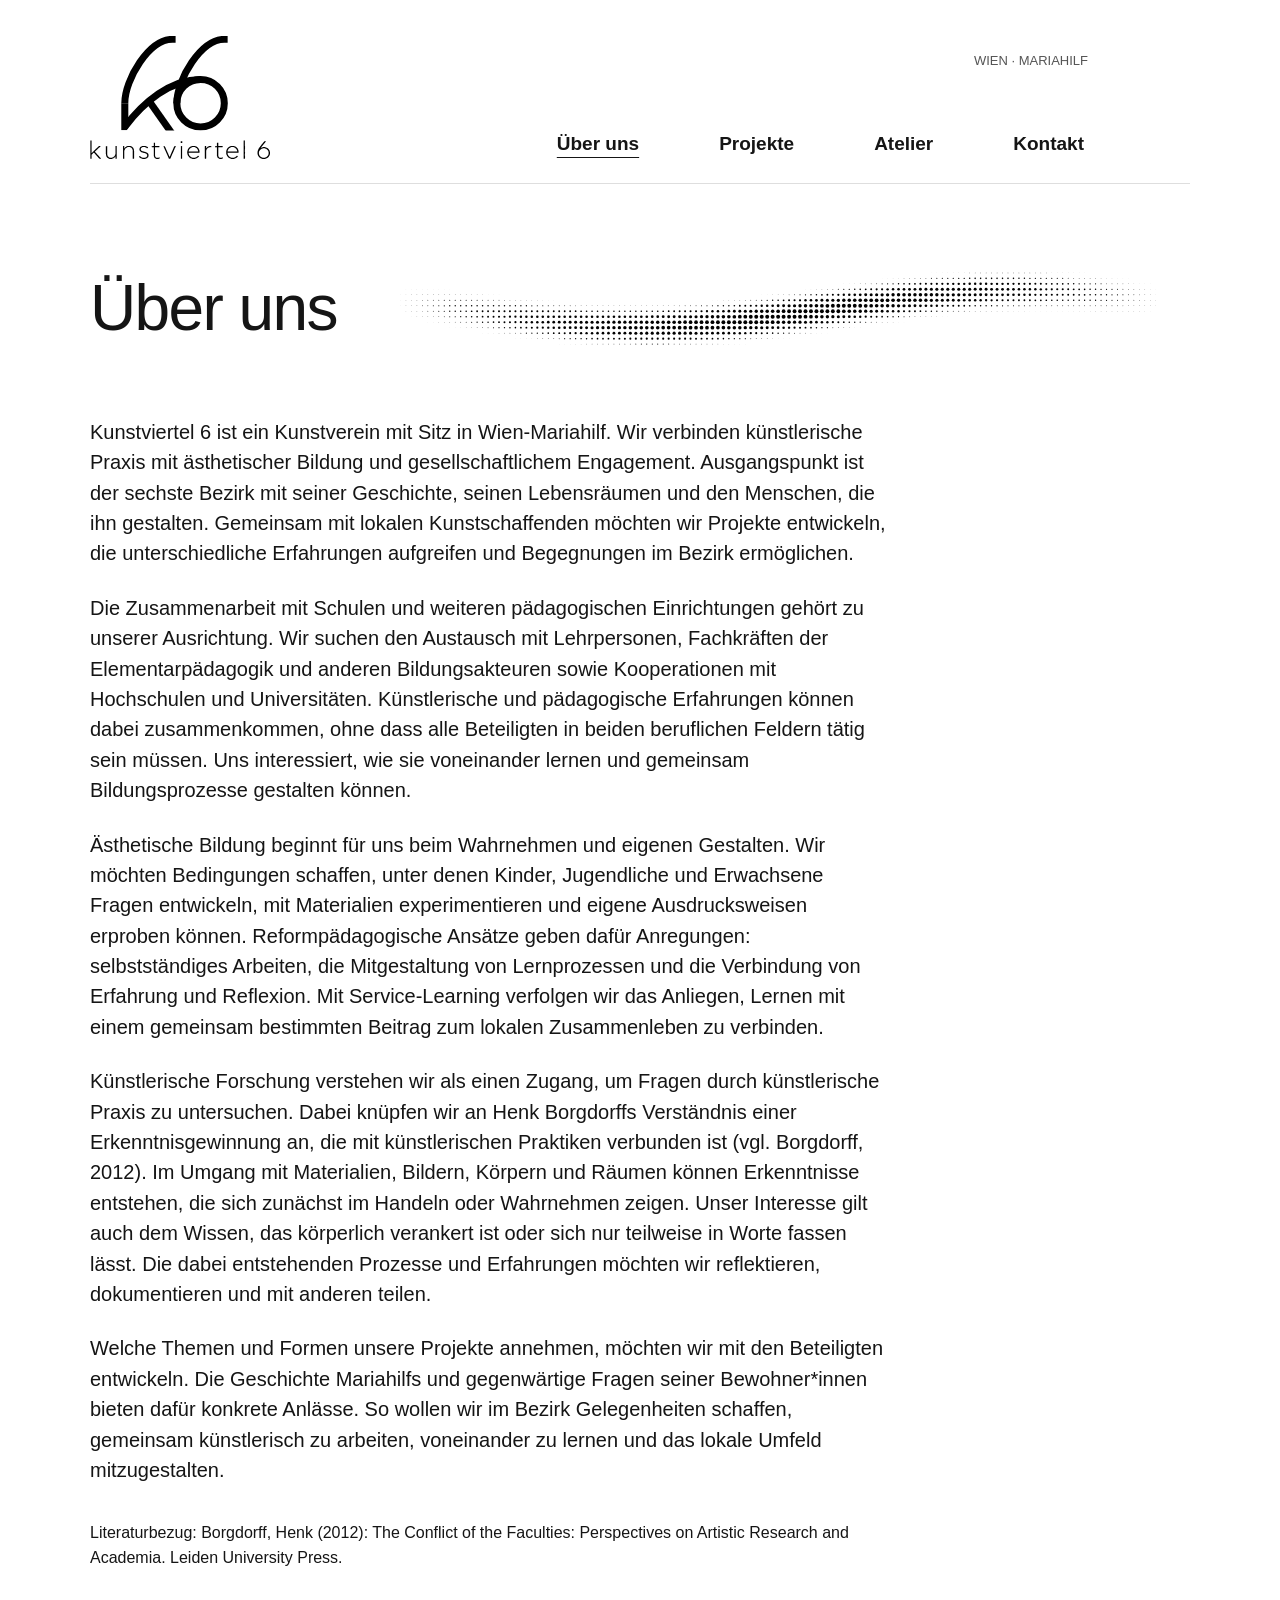
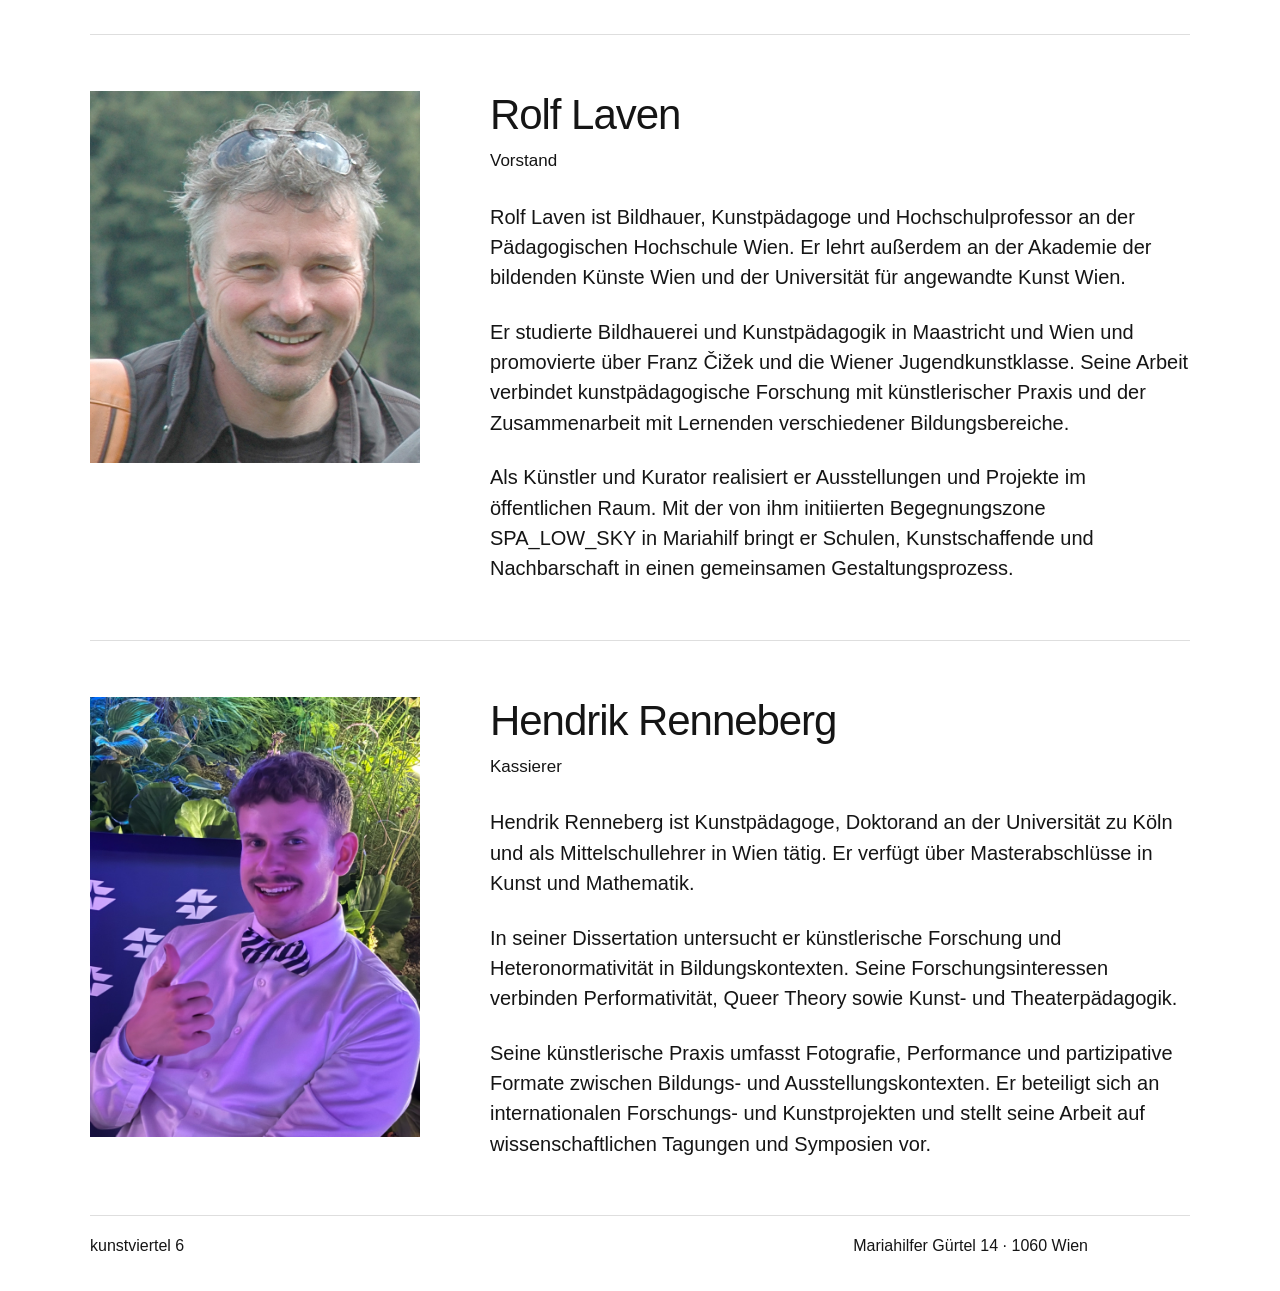
<file: ueber-uns.html>
<!doctype html>
<html lang="de">
<head>
  <meta charset="utf-8">
  <meta name="viewport" content="width=device-width, initial-scale=1">
  <meta name="description" content="Kunstviertel 6 ist ein Kunstverein mit Sitz in Wien-Mariahilf. Wir verbinden künstlerische Praxis mit ästhetischer Bildung und gesellschaftlichem Engagement. Ausgangspunkt ist der sechste Bezirk mit seiner Geschichte, seinen Lebensräumen und den Menschen, die ihn gestalten. Gemeinsam mit lokalen Kunstschaffenden möchten wir Projekte entwickeln, die unterschiedliche Erfahrungen aufgreifen und Begegnungen im Bezirk ermöglichen.">
  <title>Über uns · Kunstviertel 6</title>
  <link rel="icon" href="assets/graphics/logo.svg" type="image/svg+xml">
  <link rel="stylesheet" href="assets/css/style.css">
  <script src="assets/js/menu.js" defer></script>
</head>
<body>
  <a class="skip-link" href="#inhalt">Zum Inhalt</a>
  <div class="site-shell">
    <header class="site-header">
      <a class="brand" href="index.html" aria-label="Kunstviertel 6 – Startseite"><span class="brand-crop"><img src="assets/graphics/logo.svg" alt="kunstviertel 6" width="1536" height="1024"></span></a>
      <p class="location">Wien · Mariahilf</p>
      <button class="menu-toggle" type="button" aria-expanded="false" aria-controls="hauptnavigation"><span>Menü</span><span class="menu-icon" aria-hidden="true"><i></i><i></i><i></i></span></button>
      <nav class="main-nav" id="hauptnavigation" aria-label="Hauptnavigation"><a href="ueber-uns.html" aria-current="page">Über uns</a><a href="projekte.html">Projekte</a><a href="atelier.html">Atelier</a><a href="kontakt.html">Kontakt</a></nav>
    </header>
    <main id="inhalt" tabindex="-1"><section class="page-heading"><h1>Über uns</h1><picture class="wave wave-heading" aria-hidden="true"><source media="(max-width: 700px)" srcset="assets/graphics/halbton-ueber-uns-mobil.svg"><img src="assets/graphics/halbton-ueber-uns.svg" alt="" width="1200" height="200"></picture></section><div class="prose about-prose"><p>Kunstviertel 6 ist ein Kunstverein mit Sitz in Wien-Mariahilf. Wir verbinden künstlerische Praxis mit ästhetischer Bildung und gesellschaftlichem Engagement. Ausgangspunkt ist der sechste Bezirk mit seiner Geschichte, seinen Lebensräumen und den Menschen, die ihn gestalten. Gemeinsam mit lokalen Kunstschaffenden möchten wir Projekte entwickeln, die unterschiedliche Erfahrungen aufgreifen und Begegnungen im Bezirk ermöglichen.</p>
<p>Die Zusammenarbeit mit Schulen und weiteren pädagogischen Einrichtungen gehört zu unserer Ausrichtung. Wir suchen den Austausch mit Lehrpersonen, Fachkräften der Elementarpädagogik und anderen Bildungsakteuren sowie Kooperationen mit Hochschulen und Universitäten. Künstlerische und pädagogische Erfahrungen können dabei zusammenkommen, ohne dass alle Beteiligten in beiden beruflichen Feldern tätig sein müssen. Uns interessiert, wie sie voneinander lernen und gemeinsam Bildungsprozesse gestalten können.</p>
<p>Ästhetische Bildung beginnt für uns beim Wahrnehmen und eigenen Gestalten. Wir möchten Bedingungen schaffen, unter denen Kinder, Jugendliche und Erwachsene Fragen entwickeln, mit Materialien experimentieren und eigene Ausdrucksweisen erproben können. Reformpädagogische Ansätze geben dafür Anregungen: selbstständiges Arbeiten, die Mitgestaltung von Lernprozessen und die Verbindung von Erfahrung und Reflexion. Mit Service-Learning verfolgen wir das Anliegen, Lernen mit einem gemeinsam bestimmten Beitrag zum lokalen Zusammenleben zu verbinden.</p>
<p>Künstlerische Forschung verstehen wir als einen Zugang, um Fragen durch künstlerische Praxis zu untersuchen. Dabei knüpfen wir an Henk Borgdorffs Verständnis einer Erkenntnisgewinnung an, die mit künstlerischen Praktiken verbunden ist (vgl. Borgdorff, 2012). Im Umgang mit Materialien, Bildern, Körpern und Räumen können Erkenntnisse entstehen, die sich zunächst im Handeln oder Wahrnehmen zeigen. Unser Interesse gilt auch dem Wissen, das körperlich verankert ist oder sich nur teilweise in Worte fassen lässt. Die dabei entstehenden Prozesse und Erfahrungen möchten wir reflektieren, dokumentieren und mit anderen teilen.</p>
<p>Welche Themen und Formen unsere Projekte annehmen, möchten wir mit den Beteiligten entwickeln. Die Geschichte Mariahilfs und gegenwärtige Fragen seiner Bewohner*innen bieten dafür konkrete Anlässe. So wollen wir im Bezirk Gelegenheiten schaffen, gemeinsam künstlerisch zu arbeiten, voneinander zu lernen und das lokale Umfeld mitzugestalten.</p><p class="literature">Literaturbezug: Borgdorff, Henk (2012): The Conflict of the Faculties: Perspectives on Artistic Research and Academia. Leiden University Press.</p></div><section class="person" id="rolf-laven" aria-labelledby="rolf-laven-titel"><img class="portrait" src="assets/images/rolf-laven.jpg" alt="Porträt von Rolf Laven" width="591" height="666" loading="lazy" decoding="async"><div><h2 id="rolf-laven-titel">Rolf Laven</h2><p class="person-role">Vorstand</p><div class="prose"><p>Rolf Laven ist Bildhauer, Kunstpädagoge und Hochschulprofessor an der Pädagogischen Hochschule Wien. Er lehrt außerdem an der Akademie der bildenden Künste Wien und der Universität für angewandte Kunst Wien.</p>
<p>Er studierte Bildhauerei und Kunstpädagogik in Maastricht und Wien und promovierte über Franz Čižek und die Wiener Jugendkunstklasse. Seine Arbeit verbindet kunstpädagogische Forschung mit künstlerischer Praxis und der Zusammenarbeit mit Lernenden verschiedener Bildungsbereiche.</p>
<p>Als Künstler und Kurator realisiert er Ausstellungen und Projekte im öffentlichen Raum. Mit der von ihm initiierten Begegnungszone SPA_LOW_SKY in Mariahilf bringt er Schulen, Kunstschaffende und Nachbarschaft in einen gemeinsamen Gestaltungsprozess.</p></div></div></section><section class="person" id="hendrik-renneberg" aria-labelledby="hendrik-renneberg-titel"><img class="portrait" src="assets/images/hendrik-renneberg.jpeg" alt="Porträt von Hendrik Renneberg" width="1535" height="2048" loading="lazy" decoding="async"><div><h2 id="hendrik-renneberg-titel">Hendrik Renneberg</h2><p class="person-role">Kassierer</p><div class="prose"><p>Hendrik Renneberg ist Kunstpädagoge, Doktorand an der Universität zu Köln und als Mittelschullehrer in Wien tätig. Er verfügt über Masterabschlüsse in Kunst und Mathematik.</p>
<p>In seiner Dissertation untersucht er künstlerische Forschung und Heteronormativität in Bildungskontexten. Seine Forschungsinteressen verbinden Performativität, Queer Theory sowie Kunst- und Theaterpädagogik.</p>
<p>Seine künstlerische Praxis umfasst Fotografie, Performance und partizipative Formate zwischen Bildungs- und Ausstellungskontexten. Er beteiligt sich an internationalen Forschungs- und Kunstprojekten und stellt seine Arbeit auf wissenschaftlichen Tagungen und Symposien vor.</p></div></div></section></main>
    <footer class="site-footer"><a href="index.html">kunstviertel 6</a><span>Mariahilfer Gürtel 14 · 1060 Wien</span></footer>
  </div>
</body>
</html>
</file>
<file: assets/css/style.css>
/* Shared layout. All assets and links are relative for GitHub project Pages. */
:root { color-scheme: light; --ink: #151515; --line: #dedede; }
* { box-sizing: border-box; }
html { scroll-padding-top: 24px; }
body { margin: 0; background: #fff; color: var(--ink); font-family: Arial, Helvetica, sans-serif; font-size: 20px; line-height: 1.52; }
a { color: inherit; text-decoration-thickness: 1px; text-underline-offset: 7px; }
a:hover { text-decoration: underline; }
a:focus-visible, button:focus-visible { outline: 2px solid #111; outline-offset: 6px; }
button { font: inherit; color: inherit; }
img { display: block; max-width: 100%; height: auto; }
p { margin: 0 0 24px; }
h1, h2 { margin: 0; font-weight: 400; line-height: 1.16; letter-spacing: -.025em; }
h1 { font-size: 64px; }
h2 { font-size: 42px; }
.site-shell { width: calc(100% - 180px); max-width: 1260px; margin: 0 auto; }
.skip-link { position: absolute; z-index: 10; top: 12px; left: 12px; padding: 10px 16px; background: #fff; transform: translateY(-200%); }
.skip-link:focus { transform: translateY(0); }
.site-header { min-height: 184px; padding-top: 36px; padding-bottom: 24px; border-bottom: 1px solid var(--line); display: grid; grid-template-columns: 260px 1fr; grid-template-rows: 48px 75px; align-items: end; }
.brand { grid-area: 1 / 1 / 3 / 2; justify-self: start; display: block; width: 180px; height: 123px; }
/* Crop only the white canvas around the supplied logo. The original SVG stays untouched. */
.brand-crop { display: block; width: 180px; height: 123px; overflow: hidden; position: relative; }
.brand img { position: absolute; width: 270px; height: 180px; max-width: none; left: -45px; top: -26px; }
.location { grid-area: 1 / 2; text-align: right; font-size: 13px; line-height: 1.3; text-transform: uppercase; color: #555; margin: 0 102px 14px 0; }
.main-nav { grid-area: 2 / 2; display: flex; justify-content: flex-end; gap: 80px; align-items: center; padding: 0 106px 0 0; }
.main-nav a { text-decoration: none; font-size: 19px; font-weight: 700; white-space: nowrap; }
.main-nav a:hover, .main-nav a[aria-current="page"] { text-decoration: underline; }
.menu-toggle { display: none; }
.home-intro { display: grid; grid-template-columns: 740fr 500fr; gap: 20px; padding: 60px 0 70px; border-bottom: 1px solid var(--line); }
.home-intro h1 { margin-bottom: 28px; }
.home-intro p { max-width: 695px; margin-bottom: 28px; }
.text-link { display: inline-block; font-size: 18px; line-height: 1.5; font-weight: 700; text-decoration: none; }
.text-link::after { content: ''; display: block; width: calc(100% - 18px); border-bottom: 1px solid var(--line); }
.text-link:hover::after { border-color: #151515; }
.wave { display: block; width: 100%; max-width: 500px; align-self: start; }
.wave img { width: 100%; height: auto; }
.home-intro .wave { margin-top: 0; }
.home-feature { display: grid; grid-template-columns: 500fr 675fr; grid-template-rows: auto 1fr; gap: 0 84px; padding: 46px 0 76px; border-bottom: 1px solid var(--line); }
.eyebrow { margin-bottom: 26px; font-size: 13px; line-height: 1.4; font-weight: 700; text-transform: uppercase; }
.feature-heading h2 { margin-bottom: 24px; }
.meta { font-size: 17px; margin-bottom: 28px; }
.feature-image { width: 100%; grid-column: 2; grid-row: 1 / 3; }
.feature-copy { grid-column: 1; grid-row: 2; }
.feature-copy p { margin-bottom: 28px; }
.home-feature.studio { grid-template-columns: 1fr 1.02fr; padding-top: 60px; padding-bottom: 66px; gap: 0 90px; }
.studio .feature-image { grid-column: 1; }
.studio .feature-heading, .studio .feature-copy { grid-column: 2; }
.studio .feature-heading { padding-top: 6px; }
.studio .feature-heading h2 { margin-bottom: 32px; }
.studio .feature-copy p { margin-bottom: 28px; }
.home-contact { padding: 36px 0 56px; display: grid; grid-template-columns: 3fr 1fr; align-items: center; gap: 40px; }
.home-contact h2 { margin-bottom: 22px; }
.home-contact p { margin-bottom: 0; }
.home-contact > .text-link { justify-self: center; margin-top: 26px; }
.site-footer { border-top: 1px solid var(--line); padding: 18px 102px 32px 0; display: flex; justify-content: space-between; gap: 16px; font-size: 16px; }
.site-footer a { text-decoration: none; }
.page-heading { display: grid; grid-template-columns: max-content minmax(0, 1fr); align-items: center; gap: 32px; padding: 56px 0 40px; }
.page-heading .wave { max-width: none; min-width: 0; align-self: center; }
.prose { max-width: 800px; overflow-wrap: break-word; }
.prose p:last-child { margin-bottom: 0; }
.about-prose { margin-bottom: 64px; }
.literature { font-size: 16px; margin-top: 36px; }
.person { display: grid; grid-template-columns: 330px 1fr; gap: 70px; padding: 56px 0; border-top: 1px solid var(--line); }
.person h2 { margin-bottom: 8px; }
.person-role { font-size: 17px; margin-bottom: 28px; }
.portrait { width: 100%; }
.project-nav { display: flex; flex-wrap: wrap; gap: 24px 48px; padding: 0 0 36px; font-size: 17px; }
.project { border-top: 1px solid var(--line); padding: 48px 0 64px; }
.project h2 { margin-bottom: 32px; }
.project-image { width: 100%; max-width: 960px; margin-bottom: 40px; }
.project .prose { max-width: 800px; }
.atelier-content { display: grid; grid-template-columns: .9fr 1.1fr; gap: 64px; align-items: start; padding-bottom: 64px; }
.atelier-image { width: 100%; }
.contact-prose { padding-bottom: 40px; }
.contact-email { margin-top: 32px; font-size: 22px; }
.contact-email a { overflow-wrap: anywhere; }
.association-details { border-top: 1px solid var(--line); padding: 40px 0 56px; max-width: 800px; }
.association-details h2 { margin-bottom: 28px; }
.association-name { max-width: 700px; }
.association-data { margin: 0; font-size: 18px; }
.association-data > div { display: grid; grid-template-columns: 180px minmax(0, 1fr); gap: 20px; margin-bottom: 16px; }
.association-data dt { font-weight: 700; }
.association-data dd { margin: 0; overflow-wrap: anywhere; }
.register-date { font-size: 14px; margin-top: 30px; margin-bottom: 0; }
#inhalt:focus { outline: none; }
section[id] { scroll-margin-top: 32px; }
@media (min-width: 701px) and (max-width: 1150px) {
  .site-shell { width: calc(100% - 80px); }
  .main-nav { gap: 36px; padding-right: 0; }
  .location { margin-right: 0; }
  h1 { font-size: 52px; }
  h2 { font-size: 36px; }
  .home-feature, .home-feature.studio { gap: 0 40px; }
  .home-intro { grid-template-columns: 1.3fr 1fr; }
  .home-intro h1 br { display: none; }
  .site-footer { padding-right: 0; }
  .person { grid-template-columns: 260px 1fr; gap: 40px; }
  .atelier-content { gap: 40px; }
}
@media (max-width: 700px) {
  body { font-size: 17px; line-height: 1.47; }
  p { margin-bottom: 24px; }
  h1 { font-size: 36px; line-height: 1.17; letter-spacing: -.025em; }
  h2 { font-size: 32px; line-height: 1.2; letter-spacing: -.025em; }
  .site-shell { width: calc(100% - 48px); max-width: 520px; }
  .site-header { min-height: 136px; padding: 26px 0 18px; display: flex; flex-wrap: wrap; justify-content: space-between; align-items: flex-start; }
  .brand, .brand-crop { width: 132px; height: 91px; }
  .brand img { width: 198px; height: 132px; left: -33px; top: -19px; }
  .location { display: none; }
  .menu-toggle { border: 0; background: transparent; padding: 12px 0 12px 12px; display: none; align-items: center; gap: 12px; font-size: 16px; font-weight: 700; line-height: 1; cursor: pointer; margin-top: 10px; min-height: 44px; }
  .js .menu-toggle { display: flex; }
  .menu-icon { display: flex; width: 18px; height: 18px; flex-direction: column; justify-content: space-between; padding: 1px 0; }
  .menu-icon i { display: block; height: 1px; width: 18px; background: currentColor; }
  .menu-toggle[aria-expanded="true"] .menu-icon { position: relative; }
  .menu-toggle[aria-expanded="true"] .menu-icon i:first-child { position: absolute; top: 8px; transform: rotate(45deg); }
  .menu-toggle[aria-expanded="true"] .menu-icon i:nth-child(2) { visibility: hidden; }
  .menu-toggle[aria-expanded="true"] .menu-icon i:last-child { position: absolute; top: 8px; transform: rotate(-45deg); }
  .main-nav { width: 100%; padding: 20px 0 8px; display: flex; flex-direction: column; align-items: stretch; gap: 0; }
  .main-nav a { font-size: 18px; padding: 10px 0; min-height: 44px; }
  .js .main-nav { display: none; }
  .js .main-nav.is-open { display: flex; }
  .home-intro { display: block; padding: 32px 0 42px; }
  .home-intro h1 { margin-bottom: 22px; }
  .home-intro p { margin-bottom: 20px; }
  .text-link { font-size: 17px; line-height: 1.5; }
  .home-intro .wave { margin-top: 20px; width: 100%; }
  .home-feature, .home-feature.studio { display: flex; flex-direction: column; padding: 24px 0 46px; gap: 0; }
  .eyebrow { font-size: 12px; margin-bottom: 18px; }
  .feature-heading h2 { margin-bottom: 14px; }
  .meta { font-size: 14px; margin-bottom: 22px; }
  .feature-image { margin-bottom: 16px; }
  .feature-copy p { margin-bottom: 20px; }
  .home-feature.studio { padding-top: 24px; padding-bottom: 48px; }
  .studio .feature-heading { padding-top: 0; }
  .studio .feature-heading h2 { margin-bottom: 24px; }
  .studio .feature-copy p { margin-bottom: 20px; }
  .home-contact { display: block; padding: 32px 0 42px; }
  .home-contact h2 { margin-bottom: 18px; }
  .home-contact > .text-link { margin-top: 22px; }
  .site-footer { display: flex; flex-direction: column; gap: 6px; font-size: 16px; padding: 18px 0 28px; }
  .site-footer span { font-size: 14px; }
  .page-heading { grid-template-columns: max-content minmax(0, 1fr); padding: 32px 0 28px; gap: 16px; }
  .page-heading .wave { max-width: none; }
  .about-prose { margin-bottom: 40px; }
  .literature { font-size: 14px; margin-top: 28px; }
  .person { display: block; padding: 32px 0 40px; }
  .portrait { max-width: 342px; margin-bottom: 26px; }
  .person h2 { font-size: 30px; }
  .person-role { font-size: 16px; margin-bottom: 22px; }
  .project-nav { flex-direction: column; gap: 16px; padding-bottom: 28px; font-size: 16px; }
  .project { padding: 32px 0 40px; }
  .project h2 { font-size: 30px; overflow-wrap: anywhere; margin-bottom: 24px; }
  .project-image { margin-bottom: 26px; }
  .atelier-content { display: block; padding-bottom: 40px; }
  .atelier-image { margin-bottom: 26px; }
  .contact-prose { padding-bottom: 32px; }
  .contact-email { font-size: 19px; margin-top: 26px; }
  .association-details { padding: 32px 0 40px; }
  .association-details h2 { margin-bottom: 24px; }
  .association-data { font-size: 16px; }
  .association-data > div { display: block; margin-bottom: 20px; }
  .association-data dt { margin-bottom: 3px; }
}
@media print {
  .site-shell { width: 100%; }
  body { font-size: 12pt; }
  .site-header { min-height: 100px; padding-top: 0; }
  .main-nav, .menu-toggle, .location, .skip-link { display: none !important; }
  .home-intro, .home-feature, .home-feature.studio, .home-contact, .person, .atelier-content { display: block; }
  .wave { display: none; }
  img { max-width: 80%; }
  a { text-decoration: none; }
}

/* Link arrows are inline SVG paths, independent of system or emoji fonts. */
.link-arrow { display: inline-block; vertical-align: -0.06em; flex-shrink: 0; }
</file>
